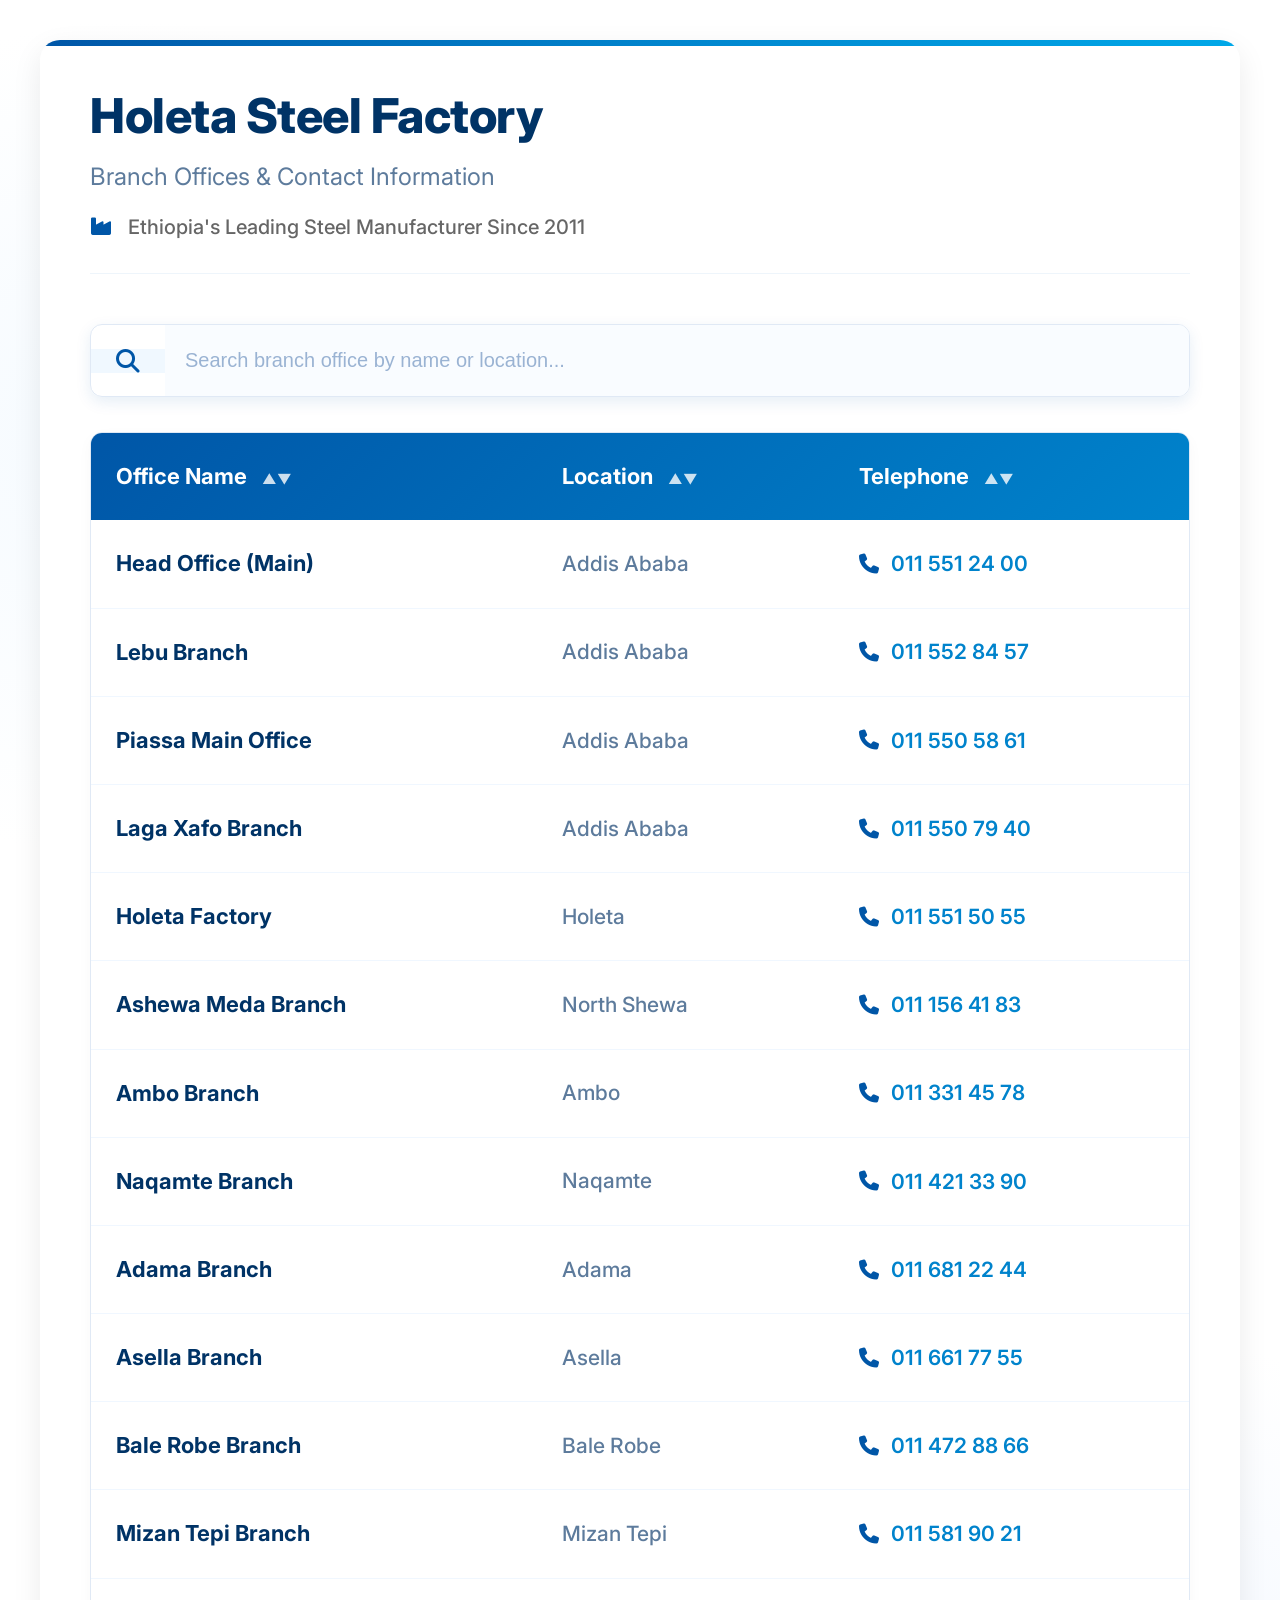
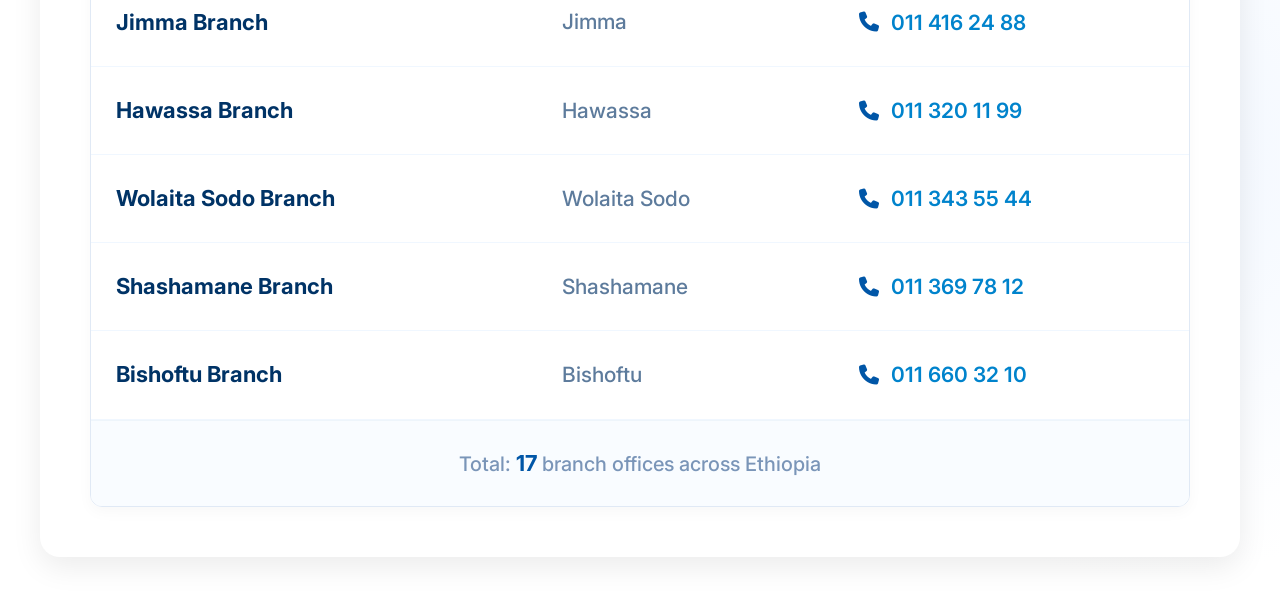
<file: branches.html>
<!DOCTYPE html>
<html lang="en">
<head>
<meta charset="UTF-8">
<title>Holeta Steel Factory – Branch Offices</title>
<meta name="viewport" content="width=device-width, initial-scale=1.0">

<link href="https://fonts.googleapis.com/css2?family=Inter:wght@300;400;500;600;700&display=swap" rel="stylesheet">
<link rel="stylesheet" href="https://cdnjs.cloudflare.com/ajax/libs/font-awesome/6.4.0/css/all.min.css">

<style>
* {
    box-sizing: border-box;
    margin: 0;
    padding: 0;
}

body {
    font-family: "Inter", sans-serif;
    background-color: #ffffff;
    background-image: 
        radial-gradient(circle at 10% 20%, rgba(240, 248, 255, 0.7) 0%, transparent 20%),
        radial-gradient(circle at 90% 80%, rgba(230, 240, 255, 0.5) 0%, transparent 20%);
    color: #333;
    margin: 0;
    padding: 40px;
    min-height: 100vh;
    line-height: 1.6;
}

.wrapper {
    max-width: 1300px;
    margin: 0 auto;
    background-color: white;
    border-radius: 20px;
    box-shadow: 0 10px 30px rgba(0, 0, 0, 0.08);
    padding: 50px;
    position: relative;
    overflow: hidden;
}

.wrapper::before {
    content: '';
    position: absolute;
    top: 0;
    left: 0;
    right: 0;
    height: 6px;
    background: linear-gradient(90deg, #0056a7, #0083cc, #00a8e8);
}

.header-container {
    margin-bottom: 50px;
    padding-bottom: 30px;
    border-bottom: 1px solid #eef5fb;
}

h1 {
    font-size: 48px;
    font-weight: 800;
    margin-bottom: 15px;
    color: #003366;
    letter-spacing: -0.5px;
    line-height: 1.1;
}

.subtitle {
    font-size: 24px;
    color: #5d7b9c;
    font-weight: 400;
    margin-bottom: 10px;
}

.company-info {
    display: flex;
    align-items: center;
    gap: 15px;
    margin-top: 15px;
    color: #666;
    font-size: 20px;
    font-weight: 500;
}

.company-info i {
    color: #0056a7;
}

/* Search */
.search-container {
    margin-bottom: 35px;
    position: relative;
}

.search-box {
    display: flex;
    align-items: center;
    border-radius: 12px;
    overflow: hidden;
    box-shadow: 0 5px 15px rgba(0, 86, 167, 0.1);
    border: 1px solid #e0e9f5;
}

.search-icon {
    background-color: #f0f8ff;
    padding: 0 25px;
    height: 100%;
    display: flex;
    align-items: center;
    color: #0056a7;
    font-size: 24px;
}

.search-box input {
    flex: 1;
    padding: 24px 20px;
    font-size: 20px;
    border: none;
    outline: none;
    background-color: #f9fcff;
    color: #333;
    font-weight: 500;
}

.search-box input::placeholder {
    color: #9ab3d3;
    font-weight: 400;
    font-size: 20px;
}

/* Table */
.table-container {
    border-radius: 12px;
    overflow: hidden;
    border: 1px solid #e0e9f5;
    box-shadow: 0 5px 15px rgba(0, 0, 0, 0.03);
}

table {
    width: 100%;
    border-collapse: collapse;
}

thead {
    background: linear-gradient(135deg, #0056a7 0%, #0083cc 100%);
}

thead th {
    padding: 26px 25px;
    font-weight: 700;
    text-align: left;
    cursor: pointer;
    color: white;
    font-size: 22px;
    transition: background-color 0.2s;
    position: relative;
}

thead th:hover {
    background-color: rgba(255, 255, 255, 0.1);
}

thead th span {
    font-size: 14px;
    margin-left: 10px;
    opacity: 0.8;
}

tbody tr {
    border-bottom: 1px solid #f0f7ff;
    transition: all 0.2s ease;
}

tbody tr:hover {
    background-color: #f0f8ff;
    transform: translateY(-2px);
    box-shadow: 0 4px 8px rgba(0, 86, 167, 0.1);
}

tbody td {
    padding: 26px 25px;
    font-size: 21px;
    color: #444;
    vertical-align: middle;
}

.office {
    font-weight: 700;
    color: #003366;
    font-size: 22px;
}

.location {
    color: #5d7b9c;
    font-size: 21px;
    font-weight: 500;
}

.phone-link {
    color: #0083cc;
    font-weight: 600;
    text-decoration: none;
    font-size: 21px;
    transition: all 0.2s ease;
    display: inline-flex;
    align-items: center;
    gap: 12px;
}

.phone-link:hover {
    color: #0056a7;
    transform: scale(1.05);
}

.phone-link i {
    color: #0056a7;
    font-size: 20px;
}

.table-footer {
    padding: 25px;
    text-align: center;
    color: #7a95b8;
    font-size: 20px;
    font-weight: 500;
    border-top: 1px solid #eef5fb;
    background-color: #f9fcff;
}

.branch-count {
    font-weight: 700;
    color: #0056a7;
    font-size: 22px;
}

/* Responsive */
@media (max-width: 1200px) {
    .wrapper {
        padding: 40px;
    }
    
    h1 {
        font-size: 42px;
    }
    
    thead th, tbody td, .office {
        font-size: 20px;
    }
}

@media (max-width: 992px) {
    .wrapper {
        padding: 35px;
    }
    
    h1 {
        font-size: 38px;
    }
    
    .subtitle {
        font-size: 22px;
    }
    
    .company-info {
        font-size: 18px;
    }
    
    thead th, tbody td, .office, .phone-link, .location {
        font-size: 19px;
        padding: 22px 20px;
    }
    
    .search-box input {
        font-size: 18px;
        padding: 22px 18px;
    }
}

@media (max-width: 768px) {
    body {
        padding: 25px;
    }
    
    .wrapper {
        padding: 30px;
    }
    
    h1 {
        font-size: 34px;
    }
    
    .subtitle {
        font-size: 20px;
    }
    
    .company-info {
        font-size: 17px;
    }
    
    thead th, tbody td, .office, .phone-link, .location {
        font-size: 18px;
        padding: 20px 18px;
    }
    
    .search-box input {
        font-size: 17px;
        padding: 20px 16px;
    }
}

@media (max-width: 576px) {
    body {
        padding: 20px;
    }
    
    .wrapper {
        padding: 25px;
    }
    
    h1 {
        font-size: 30px;
    }
    
    .subtitle {
        font-size: 18px;
    }
    
    .company-info {
        flex-direction: column;
        align-items: flex-start;
        gap: 8px;
        font-size: 16px;
    }
    
    thead th, tbody td, .office, .phone-link, .location {
        font-size: 17px;
        padding: 18px 15px;
    }
    
    .search-box input {
        font-size: 16px;
        padding: 18px 15px;
    }
    
    .table-footer {
        font-size: 18px;
        padding: 20px;
    }
}
</style>
</head>
<body>

<div class="wrapper">
    <div class="header-container">
        <h1>Holeta Steel Factory</h1>
        <div class="subtitle">Branch Offices & Contact Information</div>
        <div class="company-info">
            <i class="fas fa-industry"></i>
            <span>Ethiopia's Leading Steel Manufacturer Since 2011</span>
        </div>
    </div>

    <div class="search-container">
        <div class="search-box">
            <div class="search-icon">
                <i class="fas fa-search"></i>
            </div>
            <input type="text" id="searchInput" placeholder="Search branch office by name or location...">
        </div>
    </div>

    <div class="table-container">
        <table id="branchesTable">
            <thead>
                <tr>
                    <th onclick="sortTable(0)">Office Name <span>▲▼</span></th>
                    <th onclick="sortTable(1)">Location <span>▲▼</span></th>
                    <th onclick="sortTable(2)">Telephone <span>▲▼</span></th>
                </tr>
            </thead>
            <tbody>
                <tr>
                    <td class="office">Head Office (Main)</td>
                    <td class="location">Addis Ababa</td>
                    <td><a href="tel:0115512400" class="phone-link"><i class="fas fa-phone"></i>011 551 24 00</a></td>
                </tr>
                <tr>
                    <td class="office">Lebu Branch</td>
                    <td class="location">Addis Ababa</td>
                    <td><a href="tel:0115528457" class="phone-link"><i class="fas fa-phone"></i>011 552 84 57</a></td>
                </tr>
                <tr>
                    <td class="office">Piassa Main Office</td>
                    <td class="location">Addis Ababa</td>
                    <td><a href="tel:0115505861" class="phone-link"><i class="fas fa-phone"></i>011 550 58 61</a></td>
                </tr>
                <tr>
                    <td class="office">Laga Xafo Branch</td>
                    <td class="location">Addis Ababa</td>
                    <td><a href="tel:0115507940" class="phone-link"><i class="fas fa-phone"></i>011 550 79 40</a></td>
                </tr>
                <tr>
                    <td class="office">Holeta Factory</td>
                    <td class="location">Holeta</td>
                    <td><a href="tel:0115515055" class="phone-link"><i class="fas fa-phone"></i>011 551 50 55</a></td>
                </tr>
                <tr>
                    <td class="office">Ashewa Meda Branch</td>
                    <td class="location">North Shewa</td>
                    <td><a href="tel:0111564183" class="phone-link"><i class="fas fa-phone"></i>011 156 41 83</a></td>
                </tr>
                <tr>
                    <td class="office">Ambo Branch</td>
                    <td class="location">Ambo</td>
                    <td><a href="tel:0113314578" class="phone-link"><i class="fas fa-phone"></i>011 331 45 78</a></td>
                </tr>
                <tr>
                    <td class="office">Naqamte Branch</td>
                    <td class="location">Naqamte</td>
                    <td><a href="tel:0114213390" class="phone-link"><i class="fas fa-phone"></i>011 421 33 90</a></td>
                </tr>
                <tr>
                    <td class="office">Adama Branch</td>
                    <td class="location">Adama</td>
                    <td><a href="tel:0116812244" class="phone-link"><i class="fas fa-phone"></i>011 681 22 44</a></td>
                </tr>
                <tr>
                    <td class="office">Asella Branch</td>
                    <td class="location">Asella</td>
                    <td><a href="tel:0116617755" class="phone-link"><i class="fas fa-phone"></i>011 661 77 55</a></td>
                </tr>
                <tr>
                    <td class="office">Bale Robe Branch</td>
                    <td class="location">Bale Robe</td>
                    <td><a href="tel:0114728866" class="phone-link"><i class="fas fa-phone"></i>011 472 88 66</a></td>
                </tr>
                <tr>
                    <td class="office">Mizan Tepi Branch</td>
                    <td class="location">Mizan Tepi</td>
                    <td><a href="tel:0115819021" class="phone-link"><i class="fas fa-phone"></i>011 581 90 21</a></td>
                </tr>
                <tr>
                    <td class="office">Jimma Branch</td>
                    <td class="location">Jimma</td>
                    <td><a href="tel:0114162488" class="phone-link"><i class="fas fa-phone"></i>011 416 24 88</a></td>
                </tr>
                <tr>
                    <td class="office">Hawassa Branch</td>
                    <td class="location">Hawassa</td>
                    <td><a href="tel:0113201199" class="phone-link"><i class="fas fa-phone"></i>011 320 11 99</a></td>
                </tr>
                <tr>
                    <td class="office">Wolaita Sodo Branch</td>
                    <td class="location">Wolaita Sodo</td>
                    <td><a href="tel:0113435544" class="phone-link"><i class="fas fa-phone"></i>011 343 55 44</a></td>
                </tr>
                <tr>
                    <td class="office">Shashamane Branch</td>
                    <td class="location">Shashamane</td>
                    <td><a href="tel:0113697812" class="phone-link"><i class="fas fa-phone"></i>011 369 78 12</a></td>
                </tr>
                <tr>
                    <td class="office">Bishoftu Branch</td>
                    <td class="location">Bishoftu</td>
                    <td><a href="tel:0116603210" class="phone-link"><i class="fas fa-phone"></i>011 660 32 10</a></td>
                </tr>
            </tbody>
        </table>
        <div class="table-footer">
            Total: <span class="branch-count">17</span> branch offices across Ethiopia
        </div>
    </div>
</div>

<script>
/* Search */
document.getElementById("searchInput").addEventListener("keyup", function () {
    const filter = this.value.toLowerCase();
    const rows = document.querySelectorAll("#branchesTable tbody tr");
    
    let visibleCount = 0;
    
    rows.forEach(row => {
        const text = row.textContent.toLowerCase();
        if (text.includes(filter)) {
            row.style.display = "";
            visibleCount++;
        } else {
            row.style.display = "none";
        }
    });
    
    // Update the branch count in footer
    document.querySelector('.branch-count').textContent = visibleCount;
});

/* Sort */
let sortDirection = true;
function sortTable(colIndex) {
    const table = document.getElementById("branchesTable");
    const tbody = table.tBodies[0];
    const rows = Array.from(tbody.rows);

    rows.sort((a, b) => {
        const A = a.cells[colIndex].innerText.toLowerCase();
        const B = b.cells[colIndex].innerText.toLowerCase();
        return sortDirection ? A.localeCompare(B) : B.localeCompare(A);
    });

    sortDirection = !sortDirection;
    
    // Clear and re-append rows in sorted order
    while (tbody.firstChild) {
        tbody.removeChild(tbody.firstChild);
    }
    
    rows.forEach(row => tbody.appendChild(row));
    
    // Update sort indicator
    const headers = table.querySelectorAll('thead th span');
    headers.forEach(span => span.innerHTML = '▲▼');
    headers[colIndex].innerHTML = sortDirection ? '▼' : '▲';
}
</script>

</body>
</html>
</file>
